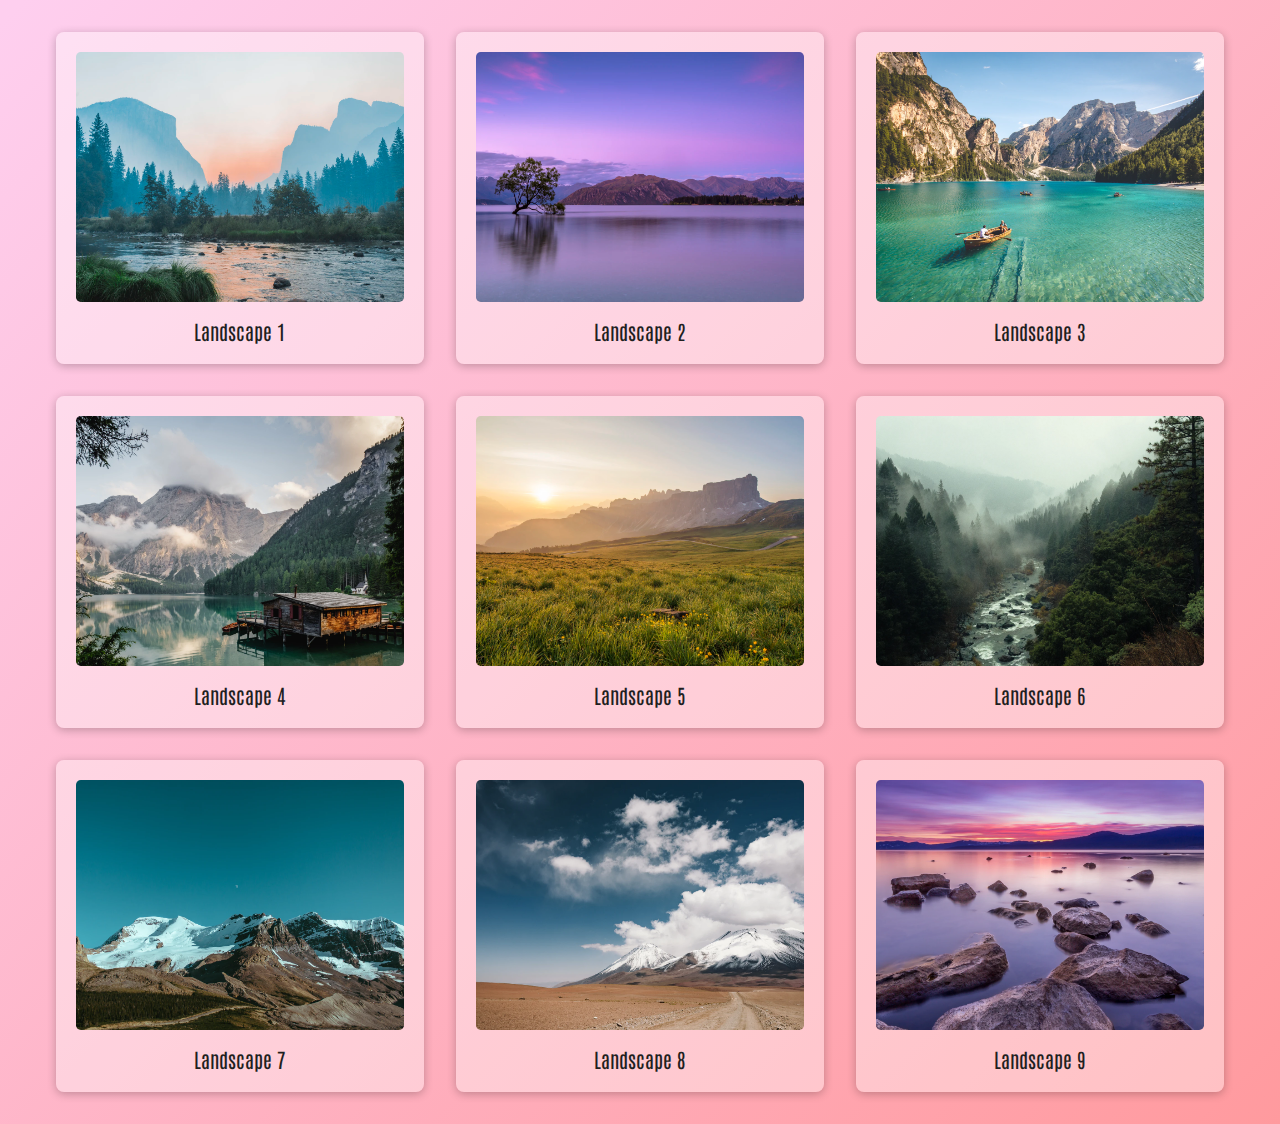
<file: index.html>
<!DOCTYPE html>
<html lang="en">

<head>
    <meta charset="UTF-8">
    <meta http-equiv="X-UA-Compatible" content="IE=edge">
    <meta name="viewport" content="width=device-width, initial-scale=1.0">
    <title>Document</title>
    <link rel="stylesheet" href="siss.css">
</head>

<body>
    <div class="gallery">

        <div class="gallery-item">
            <div class="gallery-item__img">
                <a href="./II/1.webp" target="_blank"><img src="./II/1.webp" alt="Landscape 1">
                </a>
            </div>
            <div class="gallery-item__text">
                Landscape 1
            </div>

        </div>

        <div class="gallery-item">
            <div class="gallery-item__img">
                <a href="./II/2.webp" target="_blank">
                    <img src="./II/2.webp" alt="Landscape 2">
                </a>
            </div>
            <div class="gallery-item__text">
                Landscape 2
            </div>
        </div>

        <div class="gallery-item">
            <div class="gallery-item__img">
                <a href="./II/3.webp" target="_blank">
                    <img src="./II/3.webp" alt="Landscape 3">
                </a>
            </div>
            <div class="gallery-item__text">
                Landscape 3
            </div>
        </div>

        <div class="gallery-item">
            <div class="gallery-item__img">
                <a href="./II/4.webp" target="_blank">
                    <img src="./II/4.webp" alt="Landscape 4"></div>
            </a>
            <div class="gallery-item__text">
                Landscape 4

            </div>
        </div>

        <div class="gallery-item">
            <div class="gallery-item__img">
                <a href="./II/5.webp" target="_blank">
                    <img src="./II/5.webp" alt="Landscape 5"></div>
            </a>
            <div class="gallery-item__text">
                Landscape 5

            </div>
        </div>

        <div class="gallery-item">
            <div class="gallery-item__img">
                <a href="./II/6.webp" target="_blank">
                    <img src="./II/6.webp" alt="Landscape 6"></div>
            </a>
            <div class="gallery-item__text">
                Landscape 6

            </div>
        </div>

        <div class="gallery-item">
            <div class="gallery-item__img">
                <a href="./II/7.webp" target="_blank">
                    <img src="./II/7.webp" alt="Landscape 7"></div>
            </a>
            <div class="gallery-item__text">
                Landscape 7

            </div>
        </div>

        <div class="gallery-item">
            <div class="gallery-item__img">
                <a href="./II/8.webp" target="_blank">
                    <img src="./II/8.webp" alt="Landscape 8"></div>
            </a>
            <div class="gallery-item__text">
                Landscape 8

            </div>
        </div>

        <div class="gallery-item">
            <div class="gallery-item__img">
                <a href="./II/9.webp" target="_blank">
                    <img src="./II/9.webp" alt="Landscape 9"></div>
            </a>
            <div class="gallery-item__text">
                Landscape 9

            </div>
        </div>

    </div>
    </div>
</body>

</html>
</file>
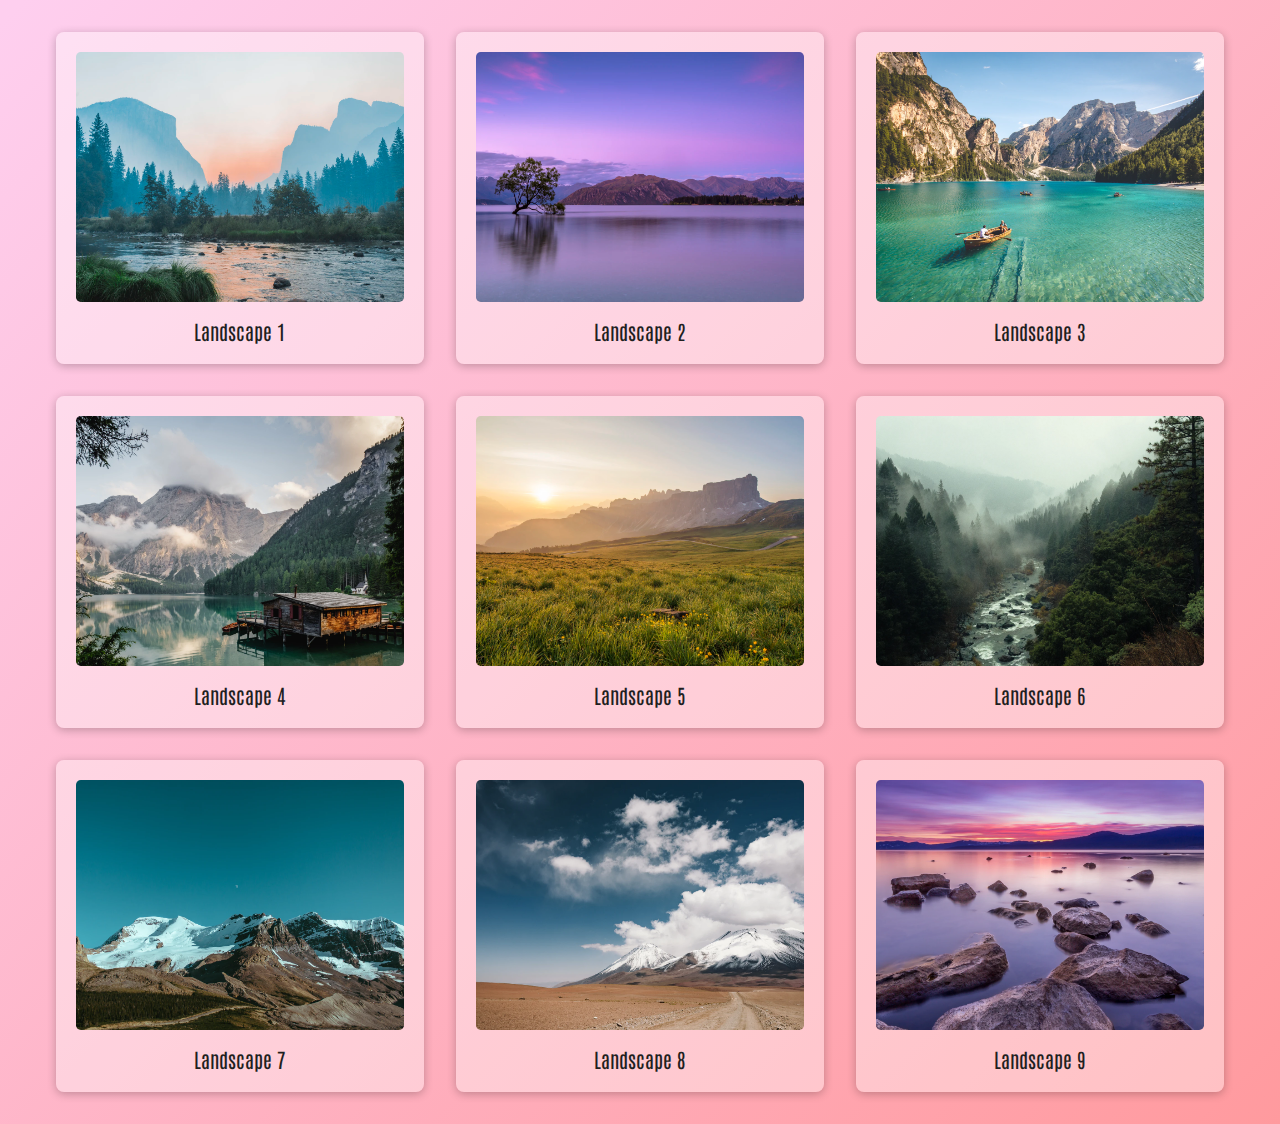
<file: IMG.HTML>
<!DOCTYPE html>
<html lang="en">

<head>
    <meta charset="UTF-8">
    <meta http-equiv="X-UA-Compatible" content="IE=edge">
    <meta name="viewport" content="width=device-width, initial-scale=1.0">
    <title>Document</title>
    <link rel="stylesheet" href="siss.css">
</head>

<body>
    <div class="gallery">

        <div class="gallery-item">
            <div class="gallery-item__img">
                <a href="./II/1.webp" target="_blank"><img src="./II/1.webp" alt="Landscape 1">
                </a>
            </div>
            <div class="gallery-item__text">
                Landscape 1
            </div>

        </div>

        <div class="gallery-item">
            <div class="gallery-item__img">
                <a href="./II/2.webp" target="_blank">
                    <img src="./II/2.webp" alt="Landscape 2">
                </a>
            </div>
            <div class="gallery-item__text">
                Landscape 2
            </div>
        </div>

        <div class="gallery-item">
            <div class="gallery-item__img">
                <a href="./II/3.webp" target="_blank">
                    <img src="./II/3.webp" alt="Landscape 3">
                </a>
            </div>
            <div class="gallery-item__text">
                Landscape 3
            </div>
        </div>

        <div class="gallery-item">
            <div class="gallery-item__img">
                <a href="./II/4.webp" target="_blank">
                    <img src="./II/4.webp" alt="Landscape 4"></div>
            </a>
            <div class="gallery-item__text">
                Landscape 4

            </div>
        </div>

        <div class="gallery-item">
            <div class="gallery-item__img">
                <a href="./II/5.webp" target="_blank">
                    <img src="./II/5.webp" alt="Landscape 5"></div>
            </a>
            <div class="gallery-item__text">
                Landscape 5

            </div>
        </div>

        <div class="gallery-item">
            <div class="gallery-item__img">
                <a href="./II/6.webp" target="_blank">
                    <img src="./II/6.webp" alt="Landscape 6"></div>
            </a>
            <div class="gallery-item__text">
                Landscape 6

            </div>
        </div>

        <div class="gallery-item">
            <div class="gallery-item__img">
                <a href="./II/7.webp" target="_blank">
                    <img src="./II/7.webp" alt="Landscape 7"></div>
            </a>
            <div class="gallery-item__text">
                Landscape 7

            </div>
        </div>

        <div class="gallery-item">
            <div class="gallery-item__img">
                <a href="./II/8.webp" target="_blank">
                    <img src="./II/8.webp" alt="Landscape 8"></div>
            </a>
            <div class="gallery-item__text">
                Landscape 8

            </div>
        </div>

        <div class="gallery-item">
            <div class="gallery-item__img">
                <a href="./II/9.webp" target="_blank">
                    <img src="./II/9.webp" alt="Landscape 9"></div>
            </a>
            <div class="gallery-item__text">
                Landscape 9

            </div>
        </div>

    </div>
    </div>
</body>

</html>
</file>
<file: siss.css>
@import url('https://fonts.googleapis.com/css2?family=Antonio:wght@200&display=swap');

body {

    font-family: sans-serif;
    background-image: linear-gradient(-45deg, #ff9a9e 0%, #fecfef 99%, #fecfef 100%);
    min-height: 100vh;
    margin: 0;
}

* {
    box-sizing: border-box;
}

.gallery {
    max-width: 1200px;
    margin: 0 auto;
    padding: 1rem 0;
    display: flex;
    flex-wrap: wrap;
    /* justify-content: space-around; */
}

.gallery-item {
    padding: 1.25rem;
    background-color: rgba(255, 255, 255, 0.377);
    margin: 1rem;
    border-radius: 0.5rem;
    box-shadow: 0 2px 10px rgba(0, 0, 0, 0.247);
    flex-basis: calc(100% / 3 - 2rem);
}

.gallery-item__text {
    font-family: 'Antonio', sans-serif;
    color: rgb(31, 31, 31);
    font-size: 1.25rem;
    padding-top: 1rem;
    text-align: center;
}

.gallery-item .gallery-item__img {
    height: 250px;

}

.gallery-item .gallery-item__img img {
    border-radius: .3rem;
    height: 100%;
    width: 100%;
    object-fit: cover;
}

@media (max-width: 350px) {
    .gallery {
        justify-content: center;
        flex-direction: column;
    }
}

@media (max-width: 435px) {
    .gallery-item{
    flex-basis: calc(100% / 2 - 2rem);
    }
    .gallery {
        display: flex;
    }
}

/* .had {
    display: block;
    position: fixed;
    right: 0%;
    bottom: 0;
    
} */
</file>
